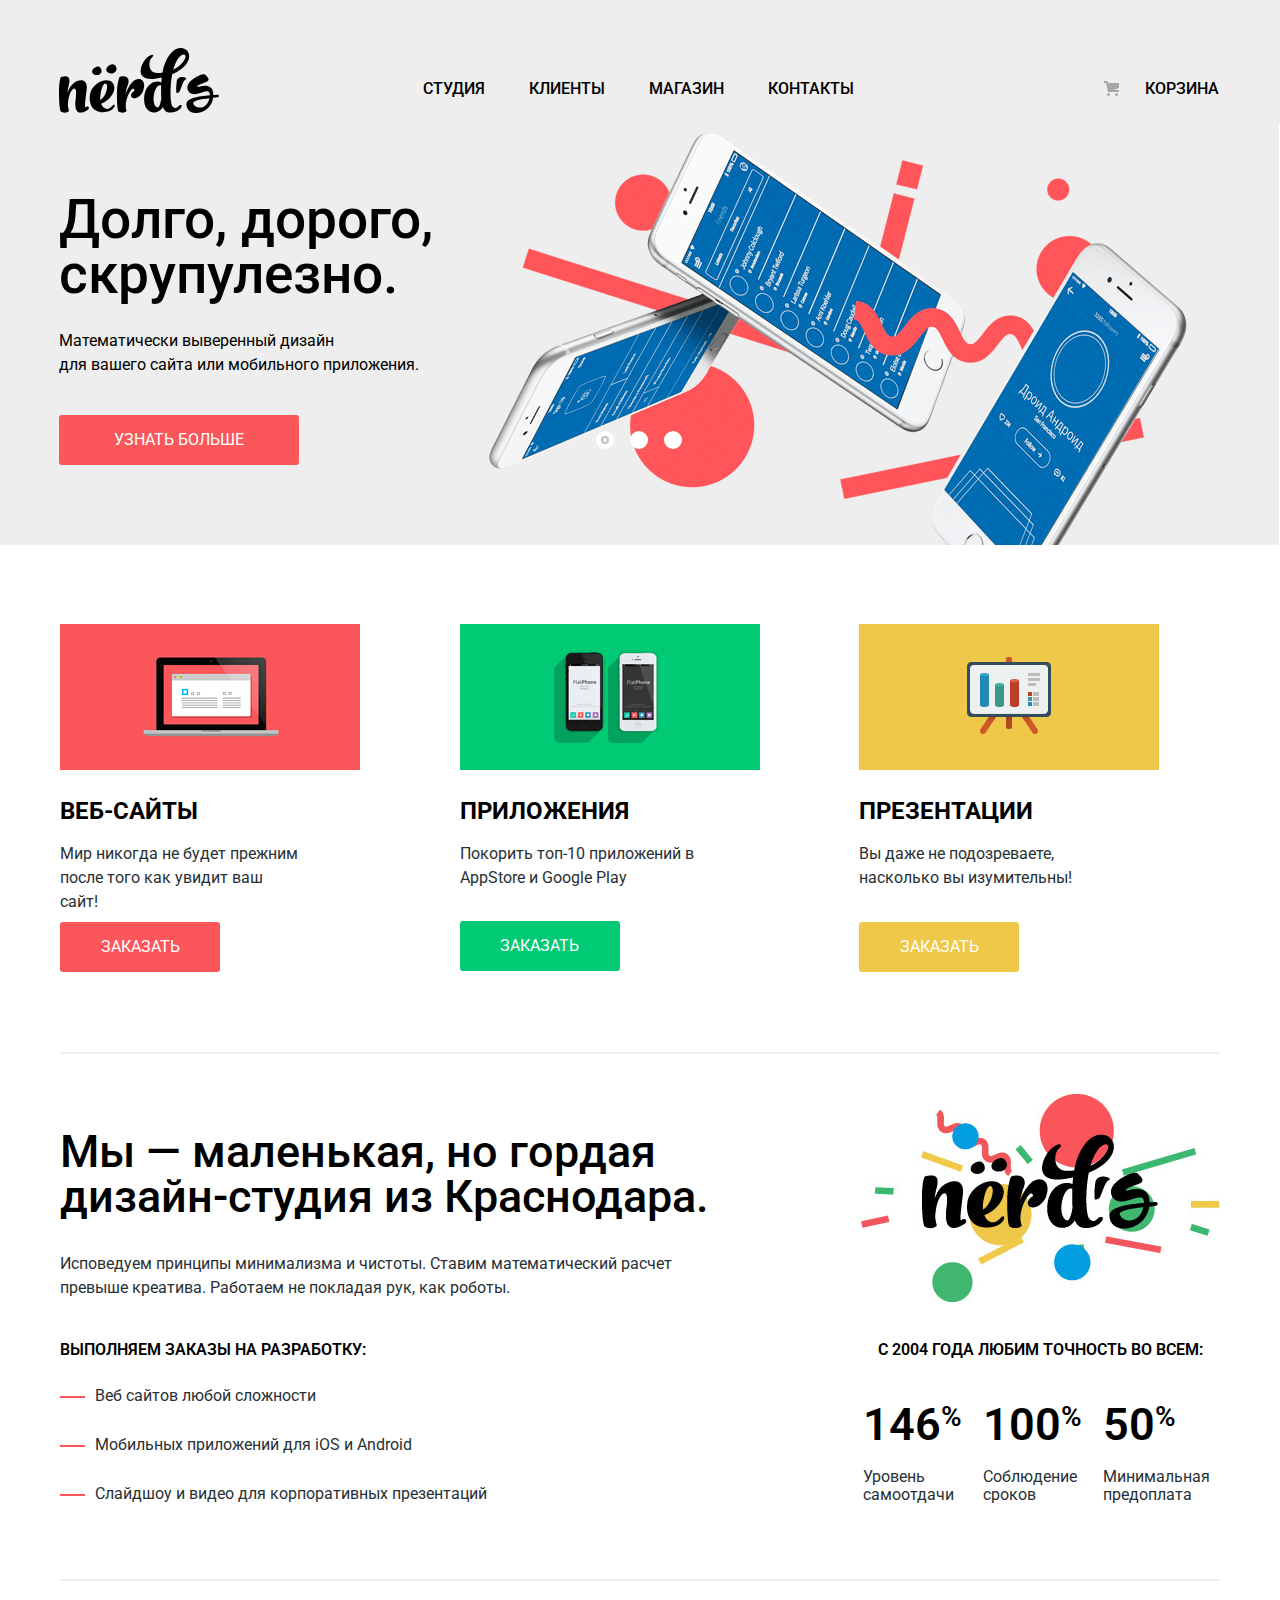
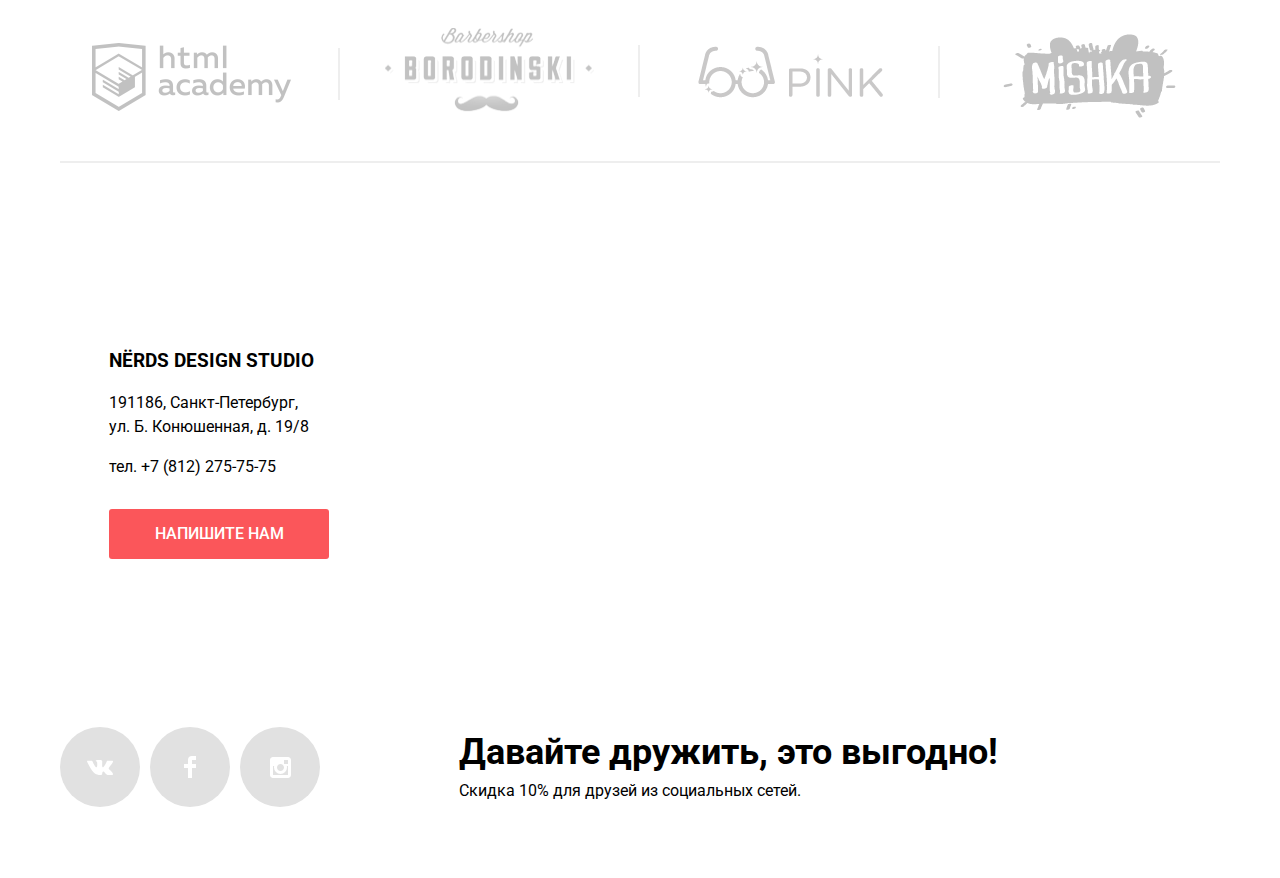
<file: index.html>
<!DOCTYPE html>
<html lang="ru">

<head>
  <meta charset="utf-8">
  <title>Нёрдс</title>
  <link href="https://fonts.googleapis.com/css?family=Roboto:100,100i,300,300i,400,400i,500,500i,700,700i,900,900i&display=swap&subset=cyrillic" rel="stylesheet">
  <link rel="stylesheet" href="css/normalize.css">
  <link rel="stylesheet" href="css/min-style.css">
</head>

<body>
  <header class="main-header">
    <nav class="main-navigation">
      <a>
        <img src="img/nerds-logo.svg" width="160" height="65" alt="Дизайн-студия Нёрдс">
      </a>
      <ul class="site-navigation">
        <li class="menu-item"><a href="">Студия</a></li>
        <li class="menu-item"><a href="">Клиенты</a></li>
        <li class="menu-item"><a href="catalog.html">Магазин</a></li>
        <li class="menu-item"><a href="">Контакты</a></li>
      </ul>
      <ul class="user-navigation">
        <li>
          <a class="basket-button" href="">Корзина</a>
        </li>
      </ul>
    </nav>
  </header>
  <h1 class="visually-hidden">Дизайн-студия Нёрдс</h1>
  <section class="slider">
    <div class="container">
      <h2 class="visually-hidden">Превью продуктов компании</h2>
      <input class="visually-hidden" type="radio" id="product-1" name="toggle" checked>
      <input class="visually-hidden" type="radio" id="product-2" name="toggle">
      <input class="visually-hidden" type="radio" id="product-3" name="toggle">
      <div class="slider-controls">
        <label class="slider-controls-item slider-controls-item--1" for="product-1">Первый</label>
        <label class="slider-controls-item slider-controls-item--2" for="product-2">Второй</label>
        <label class="slider-controls-item slider-controls-item--3" for="product-3">Третий</label>
      </div>
      <ul class="slider-list">
        <li class="slider-item">
          <h3>Долго, дорого,<br>скрупулезно.</h3>
          <p>Математически выверенный дизайн<br>для вашего сайта или мобильного приложения.</p>
          <a class="button-slider" href="#">Узнать больше</a>
        </li>
        <li class="slider-item">
          <h3>Любим математику как никто другой</h3>
          <p>Никакого креатива, только математические формулы для расчета идеальных пропорций.</p>
          <a class="button-slider" href="#">Узнать больше</a>
        </li>
        <li class="slider-item">
          <h3>Только ночь,<br>только хардкор</h3>
          <p>Работать днем, как все? Мы против этого.<br> Ближе к полуночи работа только начинается.</p>
          <a class="button-slider" href="#">Узнать больше</a>
        </li>
      </ul>
    </div>
  </section>
  <main>
    <div class="container">
      <section class="product-item">
        <h2 class="visually-hidden"> Список товаров</h2>
        <ul class="product-list">
          <li class="product">
            <a href="">
              <img src="img/illustration-1.png" width="300" height="146" alt="Веб-Сайты">
            </a>
            <h3>Веб-Сайты</h3>
            <p>Мир никогда не будет прежним после того как увидит ваш сайт!</p>
            <a class="button web-site" href="#">Заказать</a>
          </li>
          <li class="product">
            <a href="">
              <img src="img/illustration-2.png" width="300" height="146" alt="Приложения">
            </a>
            <h3>Приложения</h3>
            <p>Покорить топ-10 приложений в AppStore и Google Play</p>
            <a class="button app" href="#">Заказать</a>
          </li>
          <li class="product">
            <a href="">
              <img src="img/illustration-3.png" width="300" height="146" alt="Презентации">
            </a>
            <h3>Презентации</h3>
            <p>Вы даже не подозреваете, насколько вы изумительны!</p>
            <a class="button presentation" href="#">Заказать</a>
          </li>
        </ul>
      </section>
    </div>
    <div class="container">
      <section class="information-company">
        <div class="information">
          <h2 class="visually-hidden">Информация про фирму</h2>
          <p class="tagline">Мы — маленькая, но гордая дизайн-студия из Краснодара.</p>
          <p class="tasks">Исповедуем принципы минимализма и чистоты. Ставим математический расчет превыше креатива. Работаем не покладая рук, как роботы.</p>
          <h3>Выполняем заказы на разработку:</h3>
          <ul class="information-list">
            <li>Веб сайтов любой сложности</li>
            <li>Мобильных приложений для iOS и Android</li>
            <li>Слайдшоу и видео для корпоративных презентаций</li>
          </ul>
        </div>
        <div class="statistics">
          <img src="img/nerds-illustration.jpg" width="360" height="208" alt="nerds-illustration">
          <p class="table-title">C 2004 года Любим точность во всем:</p>
          <table class="statistics-table">
            <tr class="table-row">
              <th>146<sup>%</sup></th>
              <th>100<sup>%</sup></th>
              <th>50<sup>%</sup></th>
            </tr>
            <tr class="table-row">
              <td>Уровень самоотдачи</td>
              <td>Соблюдение сроков</td>
              <td>Минимальная предоплата</td>
            </tr>
          </table>
        </div>
      </section>
    </div>
    <div class="container">
      <section class="nerds-partners">
        <h2 class="visually-hidden">Партнеры</h2>
        <ul class="partners">
          <li class="decor"><a href="https://htmlacademy.ru/intensive/htmlcss" class="main-partners"><img src="img/logo-1.png" width="199" height="68" alt="htmlacademy"></a></li>
          <li class="decor"><a href="#" class="main-partners"><img src="img/logo-2.png" width="209" height="87" alt="borodinski"></a></li>
          <li class="decor"><a href="#" class="main-partners"><img src="img/logo-3.png" width="185" height="52" alt="pink"></a></li>
          <li class="partners-mishka"><a href="#" class=" main-partners"><img src="img/logo-4.png" width="173" height="84" alt="mishka"></a></li>
        </ul>
      </section>
    </div>
    <div class="container-map">
      <section class="map">
        <h2 class="visually-hidden">Адрес расположения фирмы</h2>
        <iframe src="https://www.google.com/maps/embed?pb=!1m18!1m12!1m3!1d1998.6037999040354!2d30.322010416394033!3d59.938716271971415!2m3!1f0!2f0!3f0!3m2!1i1024!2i768!4f13.1!3m3!1m2!1s0x4696310fca5ba729%3A0xea9c53d4493c879f!2sBolshaya+Konyushennaya+ul.%2C+19%2C+Sankt-Peterburg%2C+Russia%2C+191186!5e0!3m2!1sen!2s!4v1441888483426" width="750" height="416" allowfullscreen></iframe>
      </section>
    </div>
    <div class="container-contacts">
      <div class="adress">
        <h3>NЁRDS DESIGN STUDIO</h3>
        <p class="contacts">
          191186, Санкт-Петербург, ул. Б. Конюшенная, д. 19/8</p>
        <a class="phone" href="tel:+78122757575">тел. +7 (812) 275-75-75</a>
        <a class="button-adress" href="#">Напишите нам</a>
      </div>
    </div>
  </main>
  <footer class="main-footer container">
    <div class="footer-social">
      <ul>
        <li><a class="social-button" href="#"><span class="visually-hidden">Наша група ВК</span>
            <svg xmlns="http://www.w3.org/2000/svg" width="26" height="15" viewBox="0 0 26 15">
              <path fill="#FFF" d="M16.138 11.51c.956-.309 2.18 2.04 3.483 2.939.978.681 1.727.534 1.727.534l3.473-.05s1.815-.112.957-1.554c-.071-.12-.503-1.069-2.585-3.022-2.177-2.043-1.882-1.712.739-5.244 1.597-2.153 2.236-3.468 2.036-4.028-.192-.539-1.365-.399-1.365-.399L20.69.713c-.381.001-.704.119-.851.515-.003.004-.621 1.666-1.445 3.079-1.741 2.989-2.436 3.148-2.724 2.961-.661-.433-.494-1.737-.494-2.664 0-2.897.432-4.105-.846-4.417-.427-.104-.739-.172-1.828-.182-1.392-.021-2.574 0-3.244.329-.445.223-.786.712-.579.74.26.035.843.16 1.155.586.401.552.389 1.789.389 1.789s.229 3.411-.54 3.834c-.528.29-1.25-.302-2.803-3.016-.793-1.388-1.392-2.922-1.392-2.922s-.116-.285-.326-.441c-.25-.185-.6-.244-.6-.244L.848.684S.29.7.085.946c-.182.218-.015.668-.015.668s2.909 6.881 6.203 10.347c3.02 3.182 6.452 2.971 6.452 2.971h1.555s.469-.054.709-.312c.224-.24.214-.691.214-.691s-.031-2.109.935-2.419z" /></svg>
          </a></li>
        <li><a class="social-button" href="#"><span class="visually-hidden">Наша група Facebook</span>
            <svg xmlns="http://www.w3.org/2000/svg" width="12" height="22" viewBox="0 0 12 22">
              <path fill="#FFF" d="M12 4V0H8a4 4 0 0 0-4 4v4H0v4h4v10h4V12h4V8H8V4h4z" /></svg>
          </a></li>
        <li><a class="social-button" href="#"><span class="visually-hidden">Наш Инстаграм</span>
            <svg xmlns="http://www.w3.org/2000/svg" width="21" height="21" viewBox="0 0 21 21">
              <path fill="#FFF" d="M18 0H3C1.35 0 0 1.35 0 3v15c0 1.65 1.35 3 3 3h15c1.65 0 3-1.35 3-3V3c0-1.65-1.35-3-3-3zm-7.5 7c1.93 0 3.5 1.57 3.5 3.5S12.43 14 10.5 14 7 12.43 7 10.5 8.57 7 10.5 7zM18 18H3V9h1.181A6.504 6.504 0 0 0 4 10.5a6.5 6.5 0 1 0 13 0 6.45 6.45 0 0 0-.181-1.5H18v9zm0-11h-4V3h4v4z" /></svg>
          </a></li>
      </ul>
    </div>
    <div class="social-text">
      <p class="footer-slogan">Давайте дружить, это выгодно!</p>
      <p class="footer-discount">Скидка 10% для друзей из социальных сетей.</p>
    </div>
  </footer>
  <section class="modal">
    <h2 class="visually-hidden">Форма обратной связи</h2>
    <div class="modal-wrp">
      <button class="modal-close" type="button" aria-label="Закрыть"></button>
      <span class="modal-title">Напишите нам</span>
      <form class="modal-form" action="https://echo.htmlacademy.ru" method="post">
        <label class="modal-text" for="user-name">Ваше имя:
          <input class="modal-input modal-input-login" id="user-name" type="text" name="login" placeholder="Имя Фамилия">
        </label>
        <label class="modal-text" for="user-email">Ваш e-mail:
          <input class="modal-input modal-input-mail" id="user-email" type="email" name="email" placeholder="email@example.com">
        </label>
        <label class="modal-text modal-text-message" for="text">Текст письма:
          <textarea class="modal-message" id="text" rows="4" name="message" placeholder="В свободной форме"></textarea>
        </label>
        <button class="btn" type="submit">Отправить</button>
      </form>
    </div>
  </section>
  <script src="js/min-modal.js"></script>
</body>

</html>
</file>
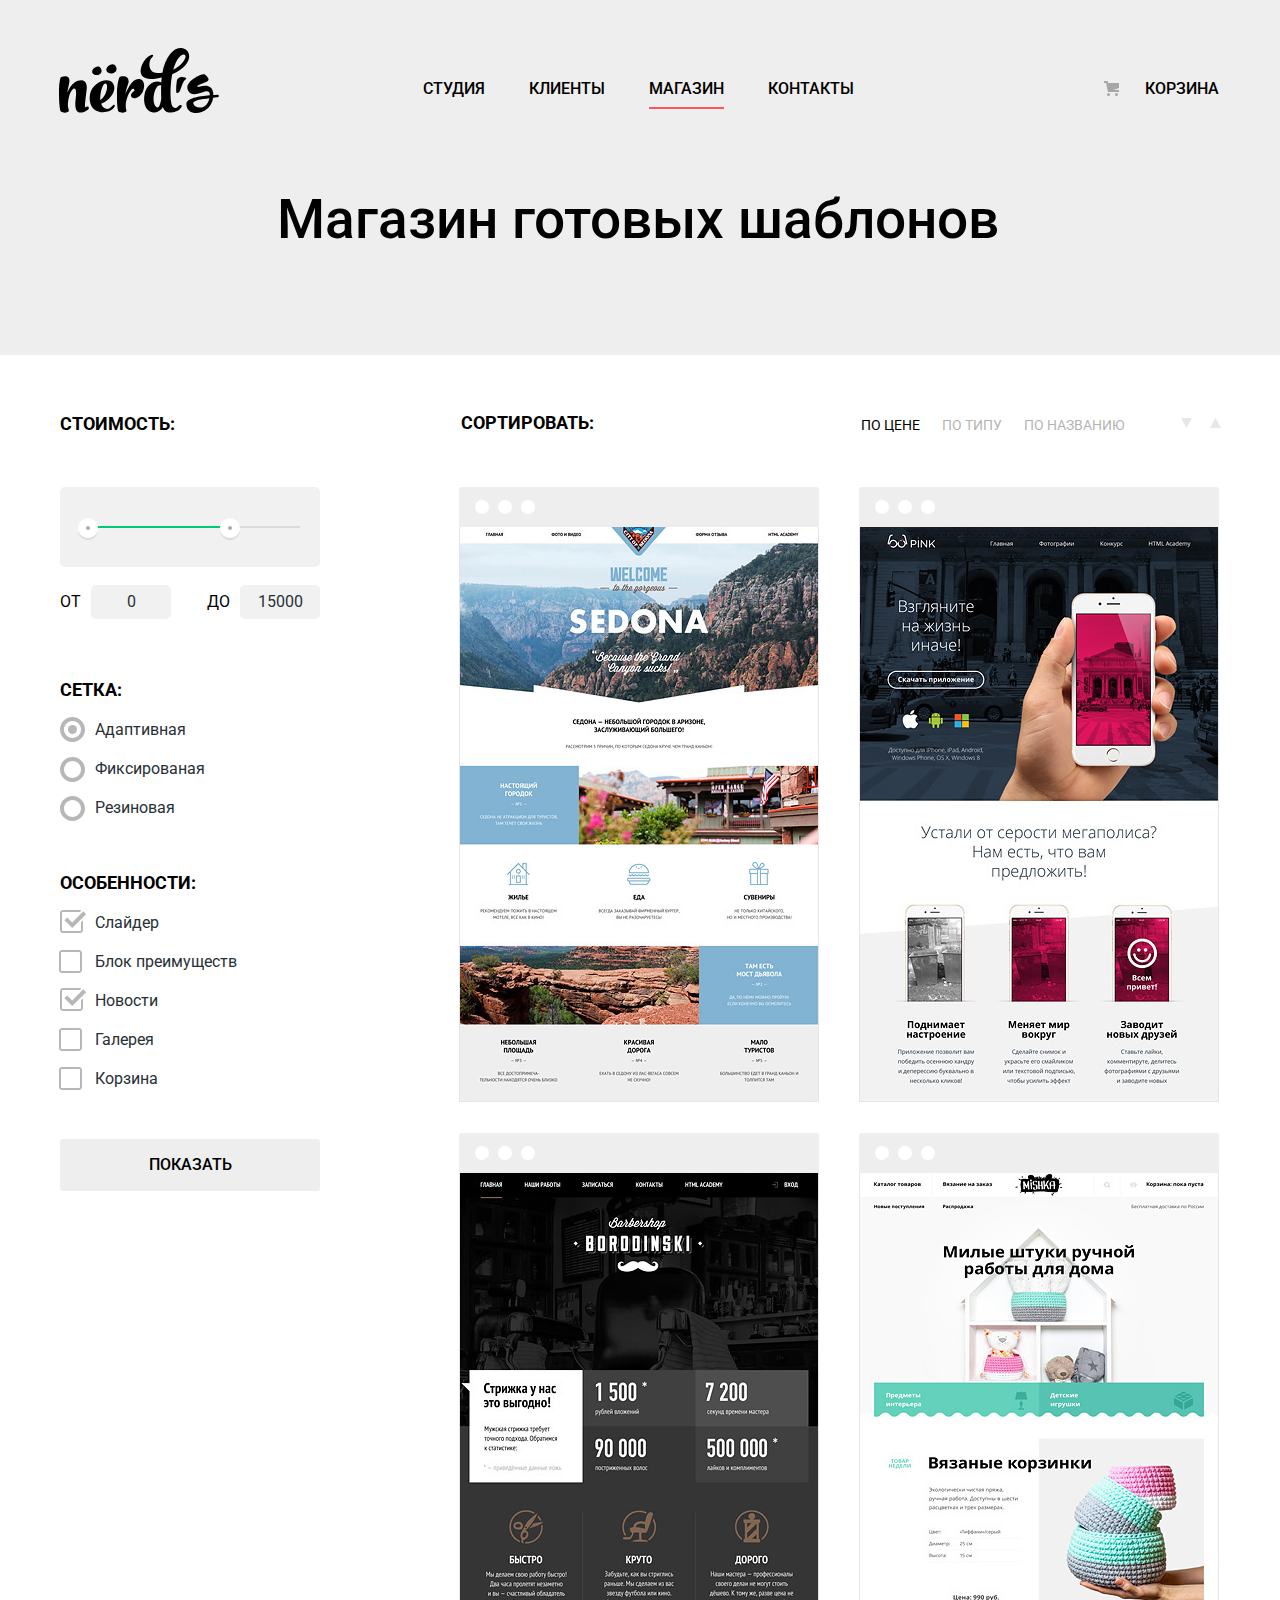
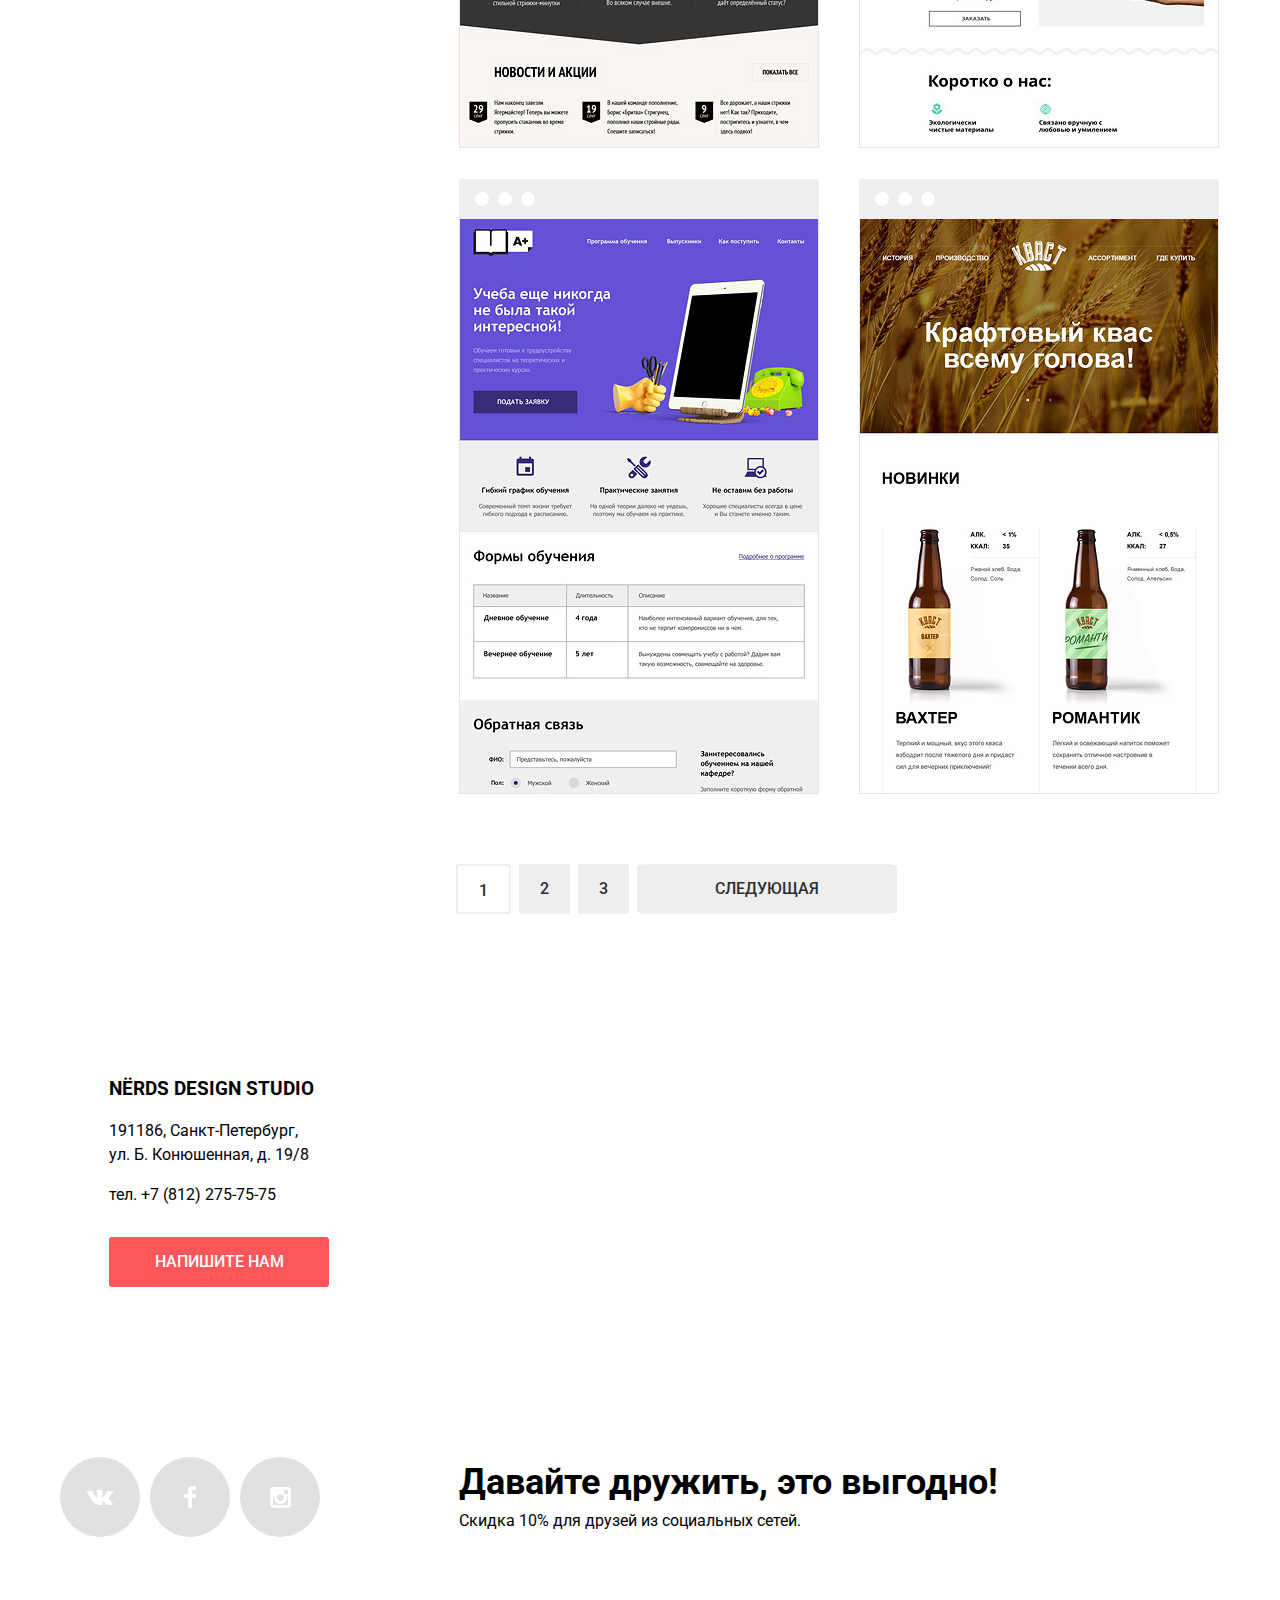
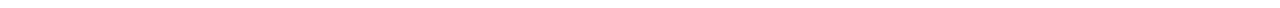
<file: catalog.html>
<!DOCTYPE html>
<html lang="ru">

<head>
  <meta charset="utf-8">
  <title>Магазин готовых шаблонов</title>
  <link href="https://fonts.googleapis.com/css?family=Roboto:100,100i,300,300i,400,400i,500,500i,700,700i,900,900i&display=swap&subset=cyrillic" rel="stylesheet">
  <link rel="stylesheet" href="css/normalize.css">
  <link rel="stylesheet" href="css/min-style.css">
</head>

<body class="inner-page">
  <header class="main-header">
    <nav class="main-navigation">
      <a class="main-header-logo" href="index.html">
        <img src="img/nerds-logo.svg" width="160" height="65" alt="Дизайн-студия Нёрдс">
      </a>
      <ul class="site-navigation">
        <li class="menu-item"><a href="">Студия</a></li>
        <li class="menu-item"><a href="">Клиенты</a></li>
        <li class="menu-item active"><a href="">Магазин</a></li>
        <li class="menu-item"><a href="">Контакты</a></li>
      </ul>
      <ul class="user-navigation">
        <li>
          <a class="basket-button" href="">Корзина</a></li>
      </ul>
    </nav>
  </header>
  <main>
    <h1 class="shop-patterns"> Магазин готовых шаблонов</h1>
    <div class="container">
      <div class="catalog-columns">
        <section class="filter-product">
          <h2 class="visually-hidden">Фильтры шаблонов</h2>
          <form class="filter" method="get" action="https://echo.htmlacademy.ru">
            <fieldset class="range-filter">
              <legend>Стоимость:</legend>
              <div class="range-controls">
                <div class="scale">
                  <div class="bar"></div>
                </div>
                <div class="toggle toggle-min"></div>
                <div class="toggle toggle-max"></div>
              </div>
              <div class="price-controls">
                <label class="min-price">от<input name="min-price" type="text" value="0"></label>
                <label class="max-price">до<input name="max-price" type="text" value="15000"></label>
              </div>
            </fieldset>
            <fieldset class="filter-item">
              <legend class="filter-grid">Сетка:</legend>
              <ul>
                <li class="filter-option">
                  <input class="visually-hidden filter-input filter-input-radio" type="radio" name="grid" value="adaptive" id="filter-adaptive" checked>
                  <label for="filter-adaptive" class="form-label filter-label-radio">Адаптивная</label>
                </li>
                <li class="filter-option">
                  <input class=" visually-hidden filter-input filter-input-radio" type="radio" name="grid" value="fixed" id="filter-fixed">
                  <label for="filter-fixed" class="form-label filter-label-radio">Фиксированая</label>
                </li>
                <li class="filter-option">
                  <input class=" visually-hidden filter-input filter-input-radio" type="radio" name="grid" value="rubber" id="filter-rubber">
                  <label for="filter-rubber" class="form-label filter-label-radio">Резиновая</label>
                </li>
              </ul>
            </fieldset>
            <fieldset class="filter-item">
              <legend class="filter-options">Особенности:</legend>
              <ul>
                <li class="filter-option">
                  <input class=" visually-hidden filter-input filter-input-checkbox" type="checkbox" name="features" id="filter-slider" checked>
                  <label for="filter-slider" class="form-label filter-label-check">Слайдер</label>
                </li>
                <li class="filter-option">
                  <input class=" visually-hidden filter-input filter-input-checkbox" type="checkbox" name="features" id="filter-advantages">
                  <label for="filter-advantages" class="form-label filter-label-check">Блок преимуществ</label>
                </li>
                <li class="filter-option">
                  <input class=" visually-hidden filter-input filter-input-checkbox" type="checkbox" name="features" id="filter-news" checked>
                  <label for="filter-news" class="form-label filter-label-check">Новости</label>
                </li>
                <li class="filter-option">
                  <input class=" visually-hidden filter-input filter-input-checkbox" type="checkbox" name="features" id="filter-gallery">
                  <label for="filter-gallery" class="form-label filter-label-check">Галерея</label>
                </li>
                <li class="filter-option">
                  <input class=" visually-hidden filter-input filter-input-checkbox" type="checkbox" name="features" id="filter-basket">
                  <label for="filter-basket" class="form-label filter-label-check">Корзина</label>
                </li>
              </ul>
            </fieldset>
            <button class="show" type="submit">Показать</button>
          </form>
        </section>
        <section class="catalog">
          <h2 class="visually-hidden">Список шаблонов</h2>
          <div class="catalog-sort">
            <span class="catalog-sort-title">Сортировать:</span>
            <ul class="sort">
              <li class="catalog-sort-item item-active"><a href="#">По цене</a></li>
              <li class="catalog-sort-item"><a href="#">По типу</a></li>
              <li class="catalog-sort-item"><a href="#">По названию</a></li>
            </ul>
            <div class="catalog-toggle-list">
              <a class="catalog-toggle catalog-toggle-down" href="#"><svg xmlns="http://www.w3.org/2000/svg" width="11" height="10" viewBox="0 0 11 10">
                  <path fill="#231F20" d="M5.5 10L0 0h11" /></svg></a>
              <a class="catalog-toggle catalog-toggle-up" href="#"><svg xmlns="http://www.w3.org/2000/svg" width="11" height="10" viewBox="0 0 11 10">
                  <path fill="#231F20" d="M5.5 0L0 10h11z" /></svg></a>
            </div>
          </div>
          <ul class="catalog-list">
            <li class="catalog-item">
              <img src="img/sedona.jpg" width="360" height="576" alt="Sedona">
              <div class="catalog-hover">
                <div class="catalog-hover-wrp">
                  <a class="catalog-item-link" href="">
                    <h3>Sedona</h3>
                  </a>
                  <p class="cart-1">Информационный сайт для туристов</p>
                  <a class="button-buy" href="">9 900 РУБ.</a>
                </div>
              </div>
            </li>
            <li class="catalog-item">
              <img src="img/pink.jpg" width="360" height="576" alt="Pink">
              <div class="catalog-hover">
                <div class="catalog-hover-wrp">
                  <a class="catalog-item-link" href="">
                    <h3>Pink APP</h3>
                  </a>
                  <p class="cart-2">Продуктовый лендинг приложения для iOS и Android</p>
                  <a class="button-buy" href="">9 900 РУБ.</a>
                </div>
              </div>
            </li>
            <li class="catalog-item">
              <img src="img/barbershop.jpg" width="360" height="576" alt="Barbershop">
              <div class="catalog-hover">
                <div class="catalog-hover-wrp">
                  <a class="catalog-item-link" href="">
                    <h3>Barbershop</h3>
                  </a>
                  <p class="cart-4">Сайт салона красоты. Для мужчин, да.</p>
                  <a class="button-buy" href="">9 900 РУБ.</a>
                </div>
              </div>
            </li>
            <li class="catalog-item">
              <img src="img/mishka.jpg" width="360" height="576" alt="Mishka">
              <div class="catalog-hover">
                <div class="catalog-hover-wrp">
                  <a class="catalog-item-link" href="">
                    <h3>Mishka</h3>
                  </a>
                  <p class="cart-4">Интернет-магазин вязаных игрушек</p>
                  <a class="button-buy" href="">9 900 РУБ.</a>
                </div>
              </div>
            </li>
            <li class="catalog-item">
              <img src="img/aplus.jpg" width="360" height="576" alt="Aplus">
              <div class="catalog-hover">
                <div class="catalog-hover-wrp">
                  <a class="catalog-item-link" href="">
                    <h3>A Plus</h3>
                  </a>
                  <p>Лендинг курсов повышения квалификации</p>
                  <a class="button-buy" href="">9 900 РУБ.</a>
                </div>
              </div>
            </li>
            <li class="catalog-item">
              <img src="img/kvast.jpg" width="360" height="576" alt="Kvast">
              <div class="catalog-hover">
                <div class="catalog-hover-wrp">
                  <a class="catalog-item-link" href="">
                    <h3>Кваст</h3>
                  </a>
                  <p>Промо-сайт производителя крафтового кваса</p>
                  <a class="button-buy" href="">9 900 РУБ.</a>
                </div>
              </div>
            </li>
          </ul>
          <ul class="pagination-list">
            <li><a class="pagination-link pagination-curent">1</a></li>
            <li><a class="pagination-link" href="#">2</a></li>
            <li><a class="pagination-link" href="#">3</a></li>
            <li><a class="pagination-link pagination-next" href="#">Следующая</a></li>
          </ul>
        </section>
      </div>
    </div>
    <div class="container-map">
      <section class="map">
        <h2 class="visually-hidden">Адрес расположения фирмы</h2>
        <iframe src="https://www.google.com/maps/embed?pb=!1m18!1m12!1m3!1d1998.6037999040354!2d30.322010416394033!3d59.938716271971415!2m3!1f0!2f0!3f0!3m2!1i1024!2i768!4f13.1!3m3!1m2!1s0x4696310fca5ba729%3A0xea9c53d4493c879f!2sBolshaya+Konyushennaya+ul.%2C+19%2C+Sankt-Peterburg%2C+Russia%2C+191186!5e0!3m2!1sen!2s!4v1441888483426" width="750" height="416" allowfullscreen></iframe>
      </section>
    </div>
    <div class="container-contacts">
      <div class="adress-catalog">
        <h3>NЁRDS DESIGN STUDIO</h3>
        <p class="contacts">
          191186, Санкт-Петербург, ул. Б. Конюшенная, д. 19/8</p>
        <a class="phone" href="tel:+78122757575">тел. +7 (812) 275-75-75</a>
        <a class="button-adress" href="#">Напишите нам</a>
      </div>
    </div>
  </main>
  <footer class="main-footer container">
    <div class="footer-social">
      <ul>
        <li><a class="social-button" href="#"><span class="visually-hidden">Наша група ВК</span>
            <svg xmlns="http://www.w3.org/2000/svg" width="26" height="15" viewBox="0 0 26 15">
              <path fill="#FFF" d="M16.138 11.51c.956-.309 2.18 2.04 3.483 2.939.978.681 1.727.534 1.727.534l3.473-.05s1.815-.112.957-1.554c-.071-.12-.503-1.069-2.585-3.022-2.177-2.043-1.882-1.712.739-5.244 1.597-2.153 2.236-3.468 2.036-4.028-.192-.539-1.365-.399-1.365-.399L20.69.713c-.381.001-.704.119-.851.515-.003.004-.621 1.666-1.445 3.079-1.741 2.989-2.436 3.148-2.724 2.961-.661-.433-.494-1.737-.494-2.664 0-2.897.432-4.105-.846-4.417-.427-.104-.739-.172-1.828-.182-1.392-.021-2.574 0-3.244.329-.445.223-.786.712-.579.74.26.035.843.16 1.155.586.401.552.389 1.789.389 1.789s.229 3.411-.54 3.834c-.528.29-1.25-.302-2.803-3.016-.793-1.388-1.392-2.922-1.392-2.922s-.116-.285-.326-.441c-.25-.185-.6-.244-.6-.244L.848.684S.29.7.085.946c-.182.218-.015.668-.015.668s2.909 6.881 6.203 10.347c3.02 3.182 6.452 2.971 6.452 2.971h1.555s.469-.054.709-.312c.224-.24.214-.691.214-.691s-.031-2.109.935-2.419z" /></svg>
          </a></li>
        <li><a class="social-button" href="#"><span class="visually-hidden">Наша група Facebook</span>
            <svg xmlns="http://www.w3.org/2000/svg" width="12" height="22" viewBox="0 0 12 22">
              <path fill="#FFF" d="M12 4V0H8a4 4 0 0 0-4 4v4H0v4h4v10h4V12h4V8H8V4h4z" /></svg>
          </a></li>
        <li><a class="social-button" href="#"><span class="visually-hidden">Наш Инстаграм</span>
            <svg xmlns="http://www.w3.org/2000/svg" width="21" height="21" viewBox="0 0 21 21">
              <path fill="#FFF" d="M18 0H3C1.35 0 0 1.35 0 3v15c0 1.65 1.35 3 3 3h15c1.65 0 3-1.35 3-3V3c0-1.65-1.35-3-3-3zm-7.5 7c1.93 0 3.5 1.57 3.5 3.5S12.43 14 10.5 14 7 12.43 7 10.5 8.57 7 10.5 7zM18 18H3V9h1.181A6.504 6.504 0 0 0 4 10.5a6.5 6.5 0 1 0 13 0 6.45 6.45 0 0 0-.181-1.5H18v9zm0-11h-4V3h4v4z" /></svg>
          </a></li>
      </ul>
    </div>
    <div class="social-text">
      <p class="footer-slogan">Давайте дружить, это выгодно!</p>
      <p class="footer-discount">Скидка 10% для друзей из социальных сетей.</p>
    </div>
  </footer>
  <section class="modal">
    <h2 class="visually-hidden">Форма обратной связи</h2>
    <div class="modal-wrp">
      <button class="modal-close" type="button" aria-label="Закрыть"></button>
      <span class="modal-title">Напишите нам</span>
      <form class="modal-form" action="https://echo.htmlacademy.ru" method="post">
        <label class="modal-text" for="user-name">Ваше имя:
          <input class="modal-input modal-input-login" id="user-name" type="text" name="login" placeholder="Имя Фамилия">
        </label>
        <label class="modal-text" for="user-email">Ваш e-mail:
          <input class="modal-input modal-input-mail" id="user-email" type="email" name="email" placeholder="email@example.com">
        </label>
        <label class="modal-text modal-text-message" for="text">Текст письма:
          <textarea class="modal-message" id="text" rows="4" name="message" placeholder="В свободной форме"></textarea>
        </label>
        <button class="btn" type="submit">Отправить</button>
      </form>
    </div>
  </section>
  <script src="js/min-modal.js"></script>
</body>

</html>
</file>
<file: css/min-style.css>
body{margin:0;padding:0;font-family:'Roboto',Arial,sans-serif;font-size:16px;line-height:24px;font-weight:400;color:#000;background-color:#fff}a{text-decoration:none}.container{width:1160px;margin:0 auto;box-sizing:border-box}.visually-hidden{position:absolute;width:1px;height:1px;clip:rect(0,0,0,0)}.main-header{font-size:16px;line-height:30px;color:#000;background-color:#eee}.slider{position:relative;bottom:9px;right:1px;background-color:#eee}.slider-list{margin:0;padding:0;list-style:none}.slider-item{display:none;padding:78px 0 80px 0}.slider-item:nth-child(1){background-image:url(../img/slide1.png);background-repeat:no-repeat;background-position:93% 18px}.slider-item:nth-child(2){background-image:url(../img/slide2.png);background-repeat:no-repeat;background-position:100% 0}.slider-item:nth-child(3){background-image:url(../img/slide3.png);background-repeat:no-repeat;background-position:100% 20px}#product-1:checked~.slider-list .slider-item:nth-child(1){display:block}#product-2:checked~.slider-list .slider-item:nth-child(2){display:block}#product-3:checked~.slider-list .slider-item:nth-child(3){display:block}#product-1:checked~.slider-controls .slider-controls-item--1::before,#product-2:checked~.slider-controls .slider-controls-item--2::before,#product-3:checked~.slider-controls .slider-controls-item--3::before{content:"";position:absolute;left:50%;top:50%;z-index:2;width:4px;height:4px;margin:-4px;background-color:inherit;border:2px solid #c1c1c1;border-radius:50%}.slider-item h3{max-width:600px;margin:0;margin-bottom:27px;font-size:55px;line-height:55px;font-weight:500}.slider-item p{max-width:430px;margin:0;margin-bottom:38px}.slider-controls{position:absolute;left:50%;bottom:104px;z-index:100;width:160px;height:18px;text-align:center;font-size:0;transform:translateX(-50%)}.slider-controls label{position:relative;display:inline-block;width:18px;height:18px;padding:8px;vertical-align:top;border-radius:50%;cursor:pointer}.slider-controls label::after{content:"";position:absolute;top:8px;left:8px;z-index:1;width:18px;height:18px;background:#fff;border-radius:50%}.main-header-logo img:hover{opacity:.7}.main-header-logo img:active{opacity:.5}.main-navigation{display:flex;justify-content:space-between;align-items:center;font-size:16px;line-height:30px;width:1166px;margin:0 auto;padding-top:48px;padding-left:4px;color:#000}.menu-item{display:inline-block;position:relative;padding-left:40px;vertical-align:top}.active::before{content:"";position:absolute;background:#fb565a;height:2px;width:66%;bottom:-5px}.site-navigation,.user-navigation{margin-top:22px;margin-right:30px;list-style:none}.menu-item:first-child{padding-left:30px}.site-navigation a,.user-navigation a{font-weight:500;text-transform:uppercase;color:#000}.site-navigation a:hover,.user-navigation a:hover,.site-navigation a:focus,.user-navigation a:focus{font-weight:500;color:#fb565a}.site-navigation a:active,.user-navigation a:active{color:#bdbdbd}.product-list{list-style:none}.product-item{margin-top:70px;padding-bottom:80px;border-bottom:2px solid #eee}.product p{color:#283136;width:240px;margin-bottom:8px}.product h3{font-size:24px;line-height:30px;text-transform:uppercase;max-width:300px;margin-top:19px;margin-bottom:7px}.product:nth-child(3){margin-right:61px}.button{display:block;padding:16px 0;width:160px;font-size:16px;line-height:18px;color:#fff;text-transform:uppercase;text-align:center;vertical-align:middle;text-decoration:none;border-radius:3px;border:none}.button-slider{display:block;width:240px;padding:16px 0;font-size:16px;line-height:18px;color:#fff;text-transform:uppercase;text-align:center;vertical-align:middle;text-decoration:none;background-color:#fb565a;border-radius:3px;border:none}.button-slider:hover,.button-slider:focus{background-color:#e74246}.button-slider:active{color:#e48789;background-color:#d7373b;box-shadow:0 3px rgba(0,0,0,.1) inset}.app{background-color:#00ca74;margin-top:31px}.web-site{background-color:#fb565a}.presentation{background-color:#efc84a;margin-top:32px}.web-site:hover{background-color:#e74246}.app:hover{background-color:#00bc6c}.presentation:hover{background-color:#eab534}.web-site:active{color:#df6b6d;background-color:#d7373b;box-shadow:0 3px rgba(0,0,0,.1) inset}.app:active{color:#44b77f;background-color:#00aa62;box-shadow:0 3px rgba(0,0,0,.1) inset}.presentation:active{color:#edc47f;background-color:#e5a722;box-shadow:0 3px rgba(0,0,0,.1) inset}.main-footer{background-color:#fff}.footer-social ul{list-style:none}.footer-slogan{margin:0;margin-top:7px;font-size:36px;line-height:36px;font-weight:700}.footer-discount{font-size:16px;line-height:22px;font-weight:400;margin-top:10px}.shop-patterns{font-size:55px;line-height:55px;font-weight:500;padding-top:69px;padding-right:5px;padding-bottom:108px;margin:0;text-align:center;background-color:#eee}.show{display:block;width:260px;padding:17px 0;font-size:16px;line-height:18px;font-weight:500;text-align:center;vertical-align:middle;color:#000;text-transform:uppercase;outline:none;background-color:#eee;border:none;border-radius:3px}.show:hover,.show:focus{background-color:#dfdfdf}.show:active{color:#b2b2b2;background-color:#d5d5d5;box-shadow:0 3px rgba(0,0,0,.1) inset}.catalog-columns fieldset{border:none}.filter-product legend{font-size:16px;line-height:20px;font-weight:400}.catalog-columns ul{list-style:none}.filter-item legend{font-size:18px;line-height:30px;font-weight:700;text-transform:uppercase}.range-filter legend{margin-bottom:48px;font-size:18px;line-height:30px;font-weight:700;text-transform:uppercase}.form-label{font-size:16px;line-height:20px;font-weight:400;color:#283136}.filter-input:disabled+label{color:#e9eaea;opacity:2}.filter-item{margin:0;padding:0;border:none}.range-filter{width:260px;margin-top:62px}.range-controls{position:relative;height:41px;margin-bottom:15px;padding-top:39px;padding-right:20px;padding-left:20px;background-color:#f1f1f1;border-radius:5px}.range-controls .scale{height:2px;background:#d7dcde}.range-controls .bar{width:70%;height:2px;background:#00ca74}.range-controls .toggle{position:absolute;top:31px;left:0;width:20px;height:23px;padding:0;background-image:url(../img/filter-button.svg);background-repeat:no-repeat;cursor:pointer}.range-controls .toggle-min{left:18px}.range-controls .toggle-max{left:160px}.price-controls{display:flex;padding-top:3px}.price-controls label{display:inline-block;width:50%;font-size:16px;text-transform:uppercase;vertical-align:top}.price-controls input{width:60px;padding:8px 10px;margin-left:10px;font-family:Roboto,Arial,sans-serif;font-size:16px;text-align:center;color:#283136;border:none;border-radius:5px;background:#f1f1f1}.max-price{text-align:right}.catalog{margin-left:20px;margin-right:20px}.catalog-item h3{display:inline-block;font-size:18px;line-height:30px;font-weight:700;text-transform:uppercase;vertical-align:top}.catalog-item p{display:inline-block;font-size:16px;line-height:18px;color:#666;font-weight:400;vertical-align:top}.catalog-item-link{color:#000}.catalog-item-link:hover{color:#fb565a}.catalog-item-link:active{color:#cacaca}.filter-label{font-size:16px;line-height:22px;font-weight:400}.product-list{display:flex;justify-content:space-between;margin:0;padding:0;list-style:none}.main-footer{display:flex;padding:60px 0}.social-text{width:555px}.social-button{display:flex;align-items:center;justify-content:center;width:80px;height:80px;background-color:#e1e1e1;border-radius:50%}.social-button:hover{background-color:#e74246}.social-button:active path{fill:#e37376;background-color:#d7373b}.footer-social{width:265px;margin:0;margin-right:134px}.footer-social ul{display:flex;flex-wrap:wrap;justify-content:space-between;width:260px;height:80px;margin:0 120px 0 0;padding:0;list-style:none}.catalog{width:775px;margin-left:auto}.catalog-columns{display:flex;justify-content:space-between}.catalog-item::before{content:"";position:absolute;width:360px;height:40px;border-top-left-radius:3px;border-top-right-radius:3px;background-color:#eee;top:-39px}.catalog-list{display:flex;flex-wrap:wrap;width:760px;margin-top:65px;margin-bottom:0;padding-top:2px;padding-left:34px;list-style:none}.catalog-item:nth-child(2n){margin-right:0}.pagination-list{display:flex;padding:0;margin:0;margin-bottom:25px;list-style:none}.user-navigation .basket-button{position:relative;padding-left:64px;left:24px}.basket-button::before{content:"";position:absolute;top:2px;left:23px;width:15px;height:15px;background-image:url(../img/cart-icon.svg);background-repeat:no-repeat;background-position:0 0}.information-company{display:flex;justify-content:space-between;padding-top:30px;padding-bottom:30px;border-bottom:2px solid #eee}.tagline{padding:0;padding-top:45px;margin:0;margin-bottom:33px;font-size:45px;line-height:45px;font-weight:500}.tasks{width:660px;padding:0;margin-bottom:38px;font-size:16px;line-height:24px;font-weight:400;color:#283136}.information h3{font-size:16px;line-height:24px;font-weight:600;text-transform:uppercase;padding:0;margin-bottom:24px}.information-list{list-style:none}.information-list li{position:relative;right:5px;bottom:2px;font-size:16px;line-height:24px;font-weight:400;color:#283136;padding-bottom:25px}.information-list li::before{content:"";top:12px;left:-35px;position:absolute;width:25px;height:2px;background-color:#fb565a}.table-title{display:block;font-size:16px;line-height:24px;font-weight:600;text-align:center;text-transform:uppercase;margin-top:29px}.statistics-table{margin-top:46px;max-width:360px}.table-row th{font-size:45px;line-height:10px;padding-top:10px;padding-bottom:30px;padding-right:15px;font-weight:600;text-align:left;color:#000}.table-row sup{font-size:28px}.table-row td{font-size:16px;line-height:18px;font-weight:400;color:#283136;padding-top:5px}.partners{display:flex;flex-wrap:wrap;justify-content:space-between;align-items:center;list-style:none}.nerds-partners{padding-top:47px;padding-bottom:7px;margin-bottom:81px;border-bottom:2px solid #eee}.main-partners{opacity:.24}.main-partners:hover{opacity:1}.main-partners:active{opacity:.1}.partners li{position:relative;right:8px;bottom:11px}.decor:nth-child(2){right:32px;bottom:16px}.decor:nth-child(2)::after{top:17px;left:253px}.decor:nth-child(3){right:46px;bottom:16px}.decor:nth-child(3)::after{top:0;left:240px}.partners-mishka:nth-child(4){right:44px;bottom:12px}.decor::after{content:"";position:absolute;width:2px;height:52px;top:5px;right:-49px;background-color:#eee}.filter{margin-top:54px}.filter-options{margin-bottom:10px}.filter-grid{margin-bottom:10px}.filter fieldset{padding:0;margin:0;margin-top:34px;margin-bottom:34px;border:none}.filter fieldset:first-child{padding-bottom:22px}.filter ul{padding:0;margin:0;padding-top:2px;list-style:none;line-height:18px}.filter-option{margin-bottom:19px;padding-left:45px}.filter-option label{position:relative;display:block;top:3px;right:10px;cursor:pointer;user-select:none}.filter-input-checkbox+label::before{content:"";position:absolute;top:-2px;left:-36px;width:27px;height:25px;background-image:url(../img/checkbox-off.svg);background-repeat:no-repeat;background-position:0 0;opacity:.4}input[type=checkbox]:checked+label::before{content:"";width:27px;height:23px;top:-3px;left:-35px;position:absolute;background-image:url(../img/checkbox-on.svg)}input[type=radio]:checked+label::before{content:"";width:27px;height:25px;top:-3px;left:-35px;position:absolute;background-image:url(../img/radio-on.svg)}.filter-label-radio::before{content:"";position:absolute;top:-2px;left:-35px;width:27px;height:25px;background-image:url(../img/radio-off.svg);background-repeat:no-repeat;background-position:0 0;opacity:.4}.filter-label-radio:hover::before,.filter-label-check:hover::before,.filter-label-radio:focus::before,.filter-label-check:focus::before{opacity:1}.button-buy{display:inline-block;width:200px;padding:16px 0;font-size:16px;line-height:18px;font-weight:500;text-align:center;vertical-align:middle;color:#fff;text-transform:uppercase;background-color:#fb565a;border:none;border-radius:3px}.button-buy:hover,.button-buy:focus{background-color:#e74246}.button-buy:active{color:#fff;background-color:#d7373b;box-shadow:0 3px rgba(0,0,0,.1) inset}.catalog-sort{margin-top:52px;margin-bottom:90px;margin-left:36px}.sort{display:inline-block;margin:0;padding:0;list-style:none;border:0;text-transform:uppercase;vertical-align:middle}.catalog-sort-title{display:inline-block;font-size:18px;line-height:18px;font-weight:700;margin-right:245px;margin-top:5px;text-transform:uppercase;vertical-align:middle}.catalog-sort-item{display:inline-block;font-size:14px;line-height:18px;font-weight:400;color:#000;margin-top:9px;margin-left:18px;vertical-align:middle}.catalog-toggle-list{display:inline-block;position:relative;top:4px;left:52px;vertical-align:top}.catalog-toggle-list a:hover{opacity:.6}.catalog-toggle-list a:active{opacity:1}.catalog-toggle{display:inline-block;cursor:pointer;vertical-align:top}.catalog-toggle{opacity:.1}.catalog-toggle-down{width:11px;height:10px;margin-right:14px}.catalog-toggle-up{width:11px;height:10px}.catalog-sort-item a{color:#000;opacity:.3;text-decoration:none}.catalog-sort-item a:hover{opacity:.6}.catalog-sort-item a:active{opacity:1}.item-active a{color:#000;opacity:1}.catalog-item{position:relative;width:360px;min-height:575px;margin-right:40px;margin-bottom:63px}.catalog-item:hover{box-shadow:0 7px 9px -3px #cfcfcf}.catalog-item:hover .catalog-hover{display:block}.catalog-item:hover::before{background-image:url(../img/browser.svg)}.catalog-item::before{content:"";position:absolute;width:360px;height:40px;border-top-left-radius:3px;border-top-right-radius:3px;background-color:#eee;top:-39px}.catalog-item::after{content:"";position:absolute;width:14px;height:14px;border-radius:50%;background-color:#fff;left:39px;top:-26px;box-shadow:23px 0 0 0 #ffffff,-23px 0 0 0 #fff}.catalog-hover{position:absolute;min-width:360px;min-height:235px;background-color:#eee;box-sizing:border-box;z-index:10;bottom:0;display:none}.catalog-hover-wrp{display:block;width:230px;max-height:533px;margin:0 auto;padding-bottom:43px;text-align:center;overflow-y:auto}.pagination-list{margin-left:31px;margin-bottom:60px}.pagination-link{display:inline-block;box-sizing:border-box;vertical-align:top;height:50px;text-decoration:none;color:#2e2e2e;font-size:16px;line-height:18px;font-weight:500;padding:16px 21px;background-color:#eee;border-radius:5%;margin-right:8px}.pagination-curent{background-color:#fff;border:2px solid #eee;box-sizing:border-box}.pagination-link:hover{background-color:#dfdfdf}.pagination-link:active{color:#959595;background-color:#d5d5d5;box-shadow:0 3px 0 0 #bfbfbf inset}.pagination-next{width:260px;text-transform:uppercase;text-align:center;vertical-align:middle}.button-adress{display:block;width:200px;padding:16px 10px;margin-top:30px;font-size:16px;line-height:18px;font-weight:500;text-align:center;vertical-align:middle;color:#fff;text-decoration:none;text-transform:uppercase;background-color:#fb565a;border:none;border-radius:3px}@keyframes bounce{0%{transform:translateX(-2000px)}70%{transform:translateX(30px)}90%{transform:translateX(-10px)}100%{transform:translateX(0)}}@keyframes shake{0%,100%{transform:translateX(0)}10%,30%,50%,70%,90%{transform:translateX(-10px)}20%,40%,60%,80%{transform:translateX(10px)}}.modal{position:fixed;z-index:100;top:50%;left:50%;margin-left:-480px;margin-top:-300px;padding-bottom:85px;box-sizing:border-box;width:960px;height:590px;background-color:#fff;box-shadow:0 20px 40px 0 rgba(0,1,1,.75);display:none}.modal input:hover,.modal textarea:hover{border-color:#b4b9bb}.modal-text{font-size:16px;line-height:18px;font-weight:600;color:#000}.modal-show{display:block;animation:bounce 0.6s}.modal-error{animation:shake 0.6s}.modal-wrp{padding-top:70px;padding-bottom:84px;padding-left:100px;padding-right:100px}.modal-title{position:relative;font-size:45px;line-height:45px;font-weight:600;top:-4px}.modal-form{display:flex;justify-content:space-between;flex-wrap:wrap;align-content:flex-start;margin-top:36px}.modal-text-message{position:relative;margin-top:32px}.modal-message{width:760px;height:115px}.modal-text-message textarea{width:756px;box-sizing:border-box;margin-top:10px;margin-left:3px;margin-bottom:14px;padding:8px 12px;border:2px solid #d7dcde}.modal-input,.modal-message{display:inline-block;box-sizing:border-box;font-family:'Roboto',Arial,sans-serif;font-size:16px;line-height:18px;font-weight:400;color:#444;padding:15px;margin-top:10px;vertical-align:top;border:2px solid #d7dcde;border-radius:5px;width:360px;outline:none}.modal-input:focus,.modal-message:focus{color:#000;border:2px solid #000}.modal-input:invalid,.modal-message:invalid{box-shadow:none;color:#e74246;border:2px solid #e74246}.modal-text{display:inline-block;width:360px;vertical-align:top}.modal-text-comment{position:relative;margin-top:30px}.modal-comment{width:760px;height:115px}.btn{position:absolute;bottom:84px;left:100px;background-color:#fb565a;width:260px;border:0;display:block;box-sizing:border-box;font-size:16px;line-height:18px;text-decoration:none;text-transform:uppercase;color:#fff;padding-top:17px;padding-bottom:17px;text-align:center;vertical-align:middle;border-radius:5px}.btn:hover{background-color:#e74246}.btn:active{color:#e48789;background-color:#d7373b;box-shadow:0 3px rgba(0,0,0,.1) inset}.modal-close{position:absolute;top:80px;right:90px;width:21px;height:21px;cursor:pointer;border:0;background:none;background-image:url(../img/close-cross.svg);opacity:.3}.modal-close:hover{opacity:1}.modal-close:active{opacity:.1}.container-map{width:100%;margin:0 auto;box-sizing:border-box}.adress{position:absolute;top:-372px;max-width:318px;min-height:308px;background:#fff;box-sizing:border-box;display:block;z-index:30;padding:35px 49px}.adress-catalog{position:absolute;top:-372px;max-width:318px;min-height:308px;background:#fff;box-sizing:border-box;display:block;z-index:30;padding:33px 49px}.information{width:700px}.statistics{width:360px;margin-top:10px}.map iframe{position:relative;border:none;width:100%}.container-contacts{position:relative;width:1160px;margin:0 auto}.phone{color:#000}.contacts{width:210px}.cart-1{width:210px}.cart-2{width:230px}.cart-4{width:200px}.main-logo img{margin-top:10px}
</file>
